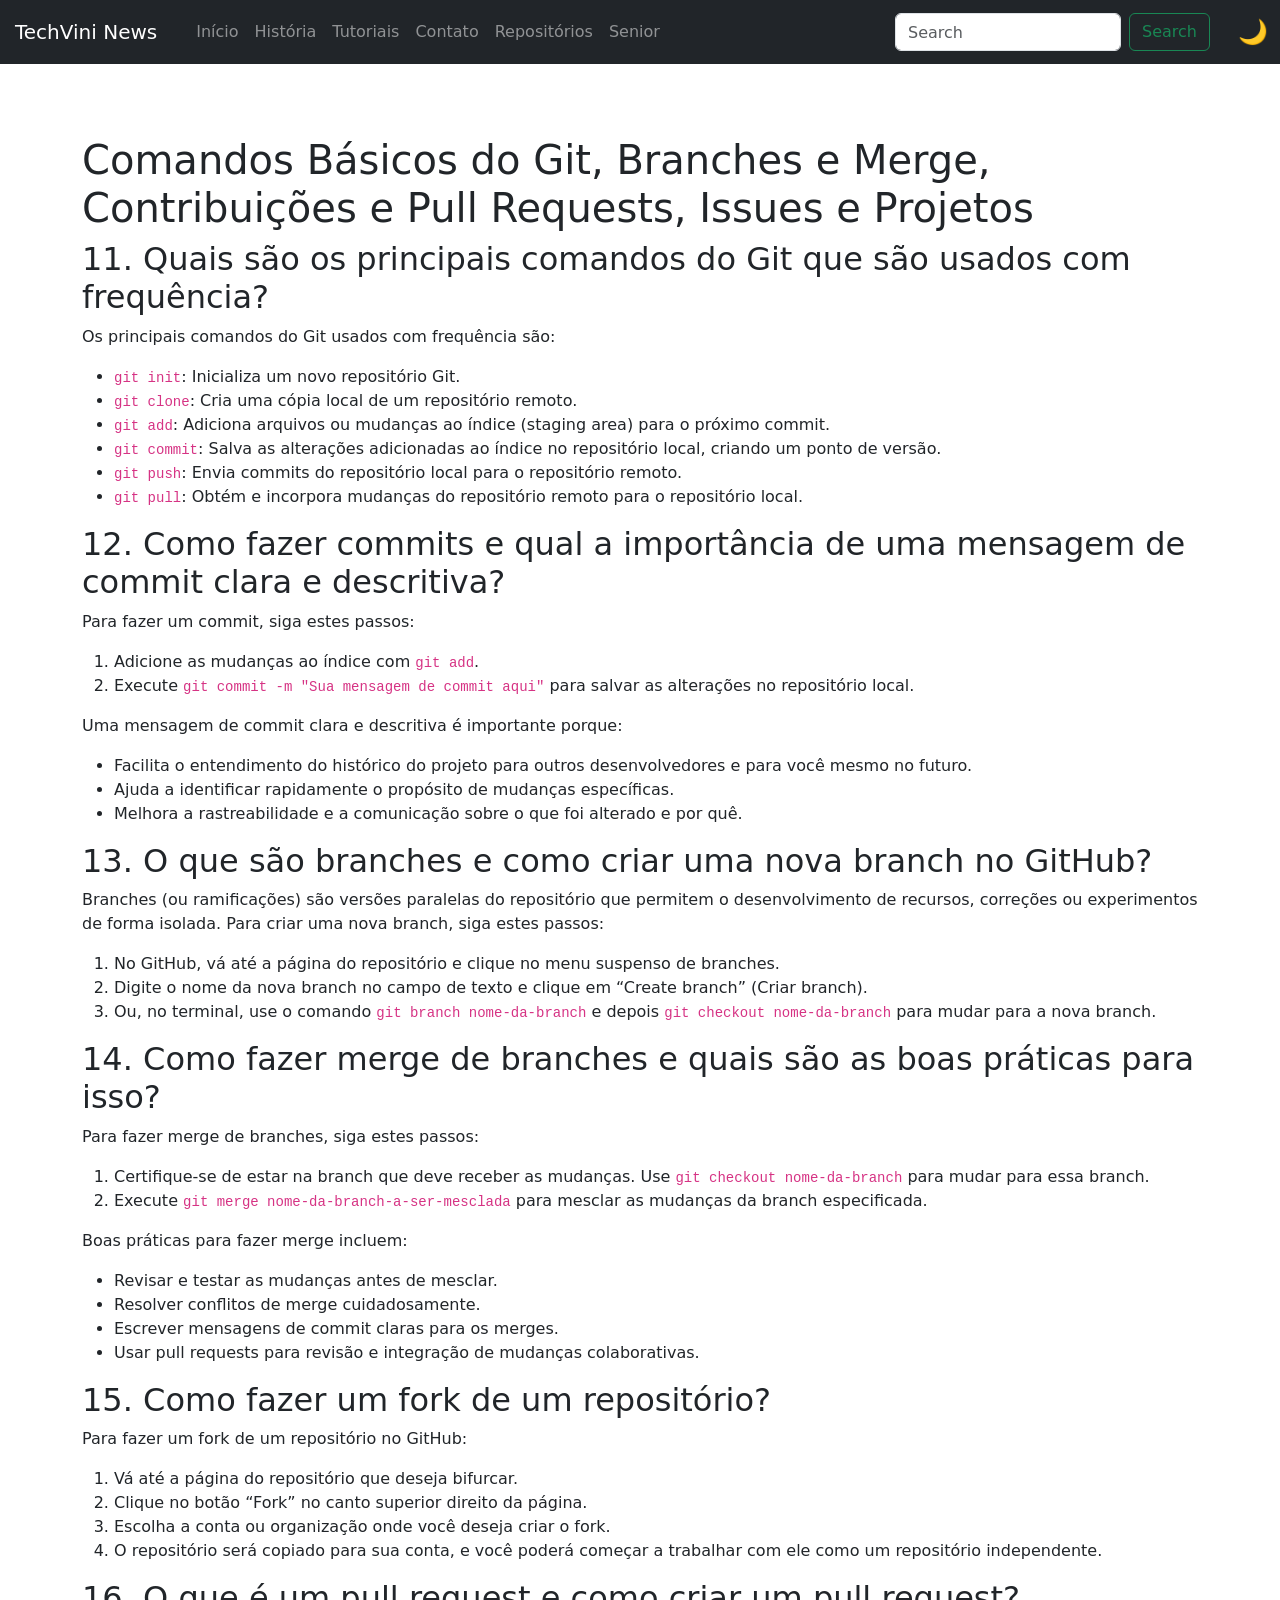
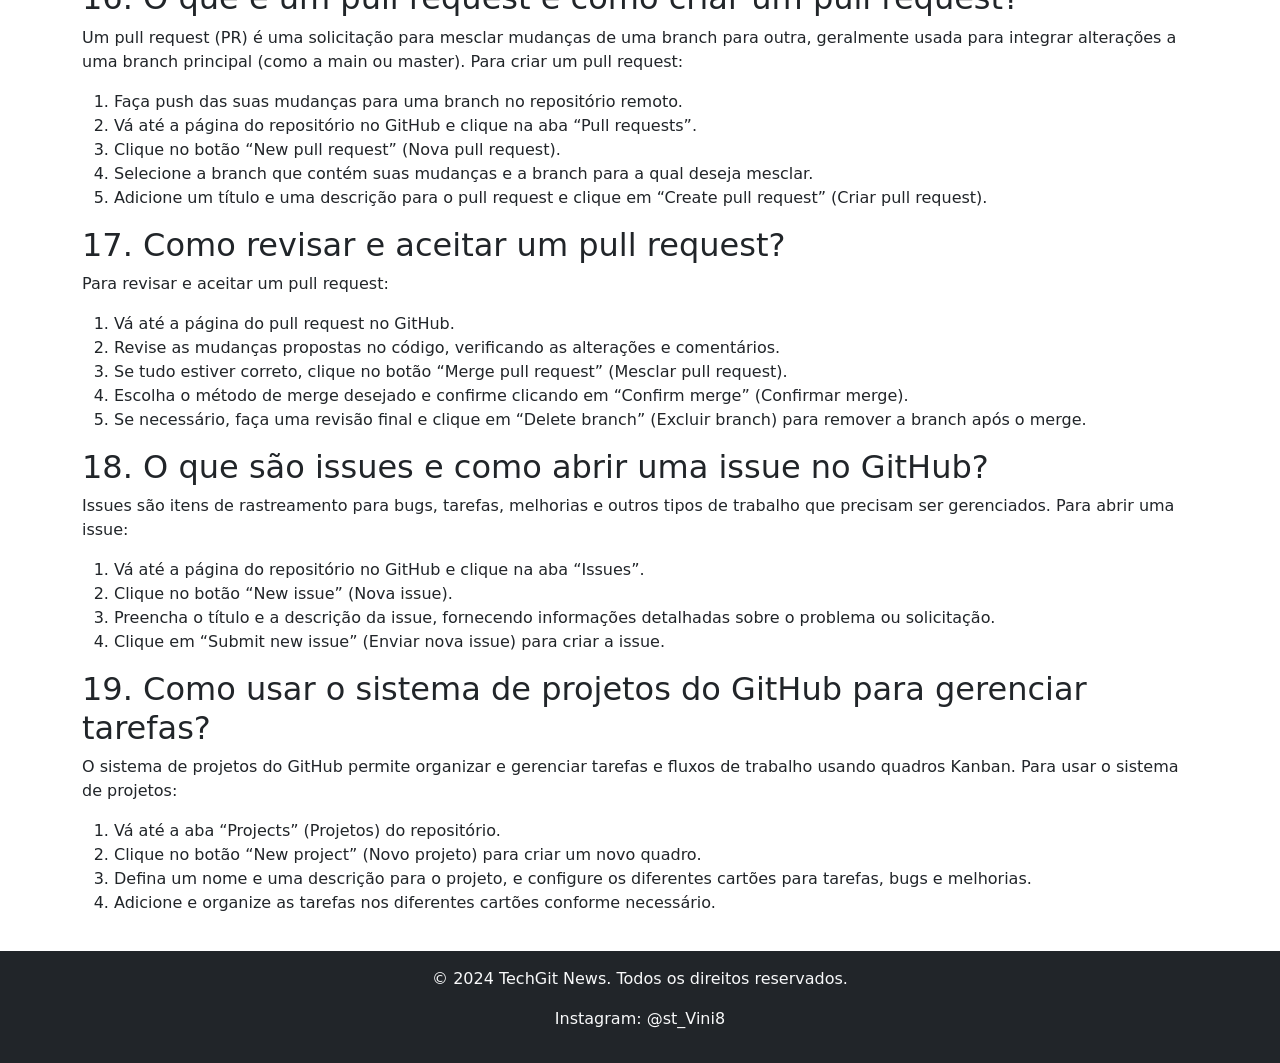
<file: index.html>
<!DOCTYPE html>
<html lang="pt-BR">

<head>
    <meta charset="UTF-8">
    <meta name="viewport" content="width=device-width, initial-scale=1.0">
    <title>TechVini News</title>
    <!-- Adicionando os arquivos CSS do Bootstrap -->
    <link rel="stylesheet" href="https://stackpath.bootstrapcdn.com/bootstrap/4.5.2/css/bootstrap.min.css">
    <link rel="stylesheet" href="styles2.css">
    <!-- Incluindo o Bootstrap 5 para o exemplo da navbar offcanvas -->
    <link href="https://cdn.jsdelivr.net/npm/bootstrap@5.3.3/dist/css/bootstrap.min.css" rel="stylesheet" integrity="sha384-QWTKZyjpPEjISv5WaRU9OFeRpok6YctnYmDr5pNlyT2bRjXh0JMhjY6hW+ALEwIH" crossorigin="anonymous">
</head>

<body>
    <!-- Navegação principal -->
    <nav class="navbar navbar-expand-lg navbar-dark bg-dark">
        <a class="navbar-brand" href="#">TechVini News</a>
        <button class="navbar-toggler" type="button" data-toggle="collapse" data-target="#navbarNav" aria-controls="navbarNav" aria-expanded="false" aria-label="Toggle navigation">
            <span class="navbar-toggler-icon"></span>
        </button>
        <div class="collapse navbar-collapse" id="navbarNav">
            <ul class="navbar-nav">
                <li class="nav-item">
                    <a class="nav-link" href="ex.html">Início</a>
                </li>
                <li class="nav-item">
                    <a class="nav-link" href="gitbasico.html">História</a>
                </li>
                <li class="nav-item">
                    <a class="nav-link" href="gt.html">Tutoriais</a>
                </li>
                <li class="nav-item">
                    <a class="nav-link" href="CONTATO.HTML">Contato</a>
                </li>
                <li class="nav-item">
                    <a class="nav-link" href="repo.html">Repositórios</a>
                </li>
                <li class="nav-item">
                    <a class="nav-link" href="adv.html">Senior</a>
                </li>
            </ul>
            <form class="form-inline ml-auto">
                <input class="form-control mr-sm-2" type="search" placeholder="Search" aria-label="Search">
                <button class="btn btn-outline-success my-2 my-sm-0" type="submit">Search</button>
            </form>
            <button id="dark-mode-toggle" class="btn btn-outline-light ml-3" aria-label="Toggle Dark Mode">🌙</button>
        </div>
    </nav>


    <main class="container mt-5 pt-4">
        <section>
            <h1>Comandos Básicos do Git, Branches e Merge, Contribuições e Pull Requests, Issues e Projetos</h1>

            <h2>11. Quais são os principais comandos do Git que são usados com frequência?</h2>
            <p>Os principais comandos do Git usados com frequência são:</p>
            <ul>
                <li><code>git init</code>: Inicializa um novo repositório Git.</li>
                <li><code>git clone</code>: Cria uma cópia local de um repositório remoto.</li>
                <li><code>git add</code>: Adiciona arquivos ou mudanças ao índice (staging area) para o próximo commit.</li>
                <li><code>git commit</code>: Salva as alterações adicionadas ao índice no repositório local, criando um ponto de versão.</li>
                <li><code>git push</code>: Envia commits do repositório local para o repositório remoto.</li>
                <li><code>git pull</code>: Obtém e incorpora mudanças do repositório remoto para o repositório local.</li>
            </ul>

            <h2>12. Como fazer commits e qual a importância de uma mensagem de commit clara e descritiva?</h2>
            <p>Para fazer um commit, siga estes passos:</p>
            <ol>
                <li>Adicione as mudanças ao índice com <code>git add</code>.</li>
                <li>Execute <code>git commit -m "Sua mensagem de commit aqui"</code> para salvar as alterações no repositório local.</li>
            </ol>
            <p>Uma mensagem de commit clara e descritiva é importante porque:</p>
            <ul>
                <li>Facilita o entendimento do histórico do projeto para outros desenvolvedores e para você mesmo no futuro.</li>
                <li>Ajuda a identificar rapidamente o propósito de mudanças específicas.</li>
                <li>Melhora a rastreabilidade e a comunicação sobre o que foi alterado e por quê.</li>
            </ul>

            <h2>13. O que são branches e como criar uma nova branch no GitHub?</h2>
            <p>Branches (ou ramificações) são versões paralelas do repositório que permitem o desenvolvimento de recursos, correções ou experimentos de forma isolada. Para criar uma nova branch, siga estes passos:</p>
            <ol>
                <li>No GitHub, vá até a página do repositório e clique no menu suspenso de branches.</li>
                <li>Digite o nome da nova branch no campo de texto e clique em “Create branch” (Criar branch).</li>
                <li>Ou, no terminal, use o comando <code>git branch nome-da-branch</code> e depois <code>git checkout nome-da-branch</code> para mudar para a nova branch.</li>
            </ol>

            <h2>14. Como fazer merge de branches e quais são as boas práticas para isso?</h2>
            <p>Para fazer merge de branches, siga estes passos:</p>
            <ol>
                <li>Certifique-se de estar na branch que deve receber as mudanças. Use <code>git checkout nome-da-branch</code> para mudar para essa branch.</li>
                <li>Execute <code>git merge nome-da-branch-a-ser-mesclada</code> para mesclar as mudanças da branch especificada.</li>
            </ol>
            <p>Boas práticas para fazer merge incluem:</p>
            <ul>
                <li>Revisar e testar as mudanças antes de mesclar.</li>
                <li>Resolver conflitos de merge cuidadosamente.</li>
                <li>Escrever mensagens de commit claras para os merges.</li>
                <li>Usar pull requests para revisão e integração de mudanças colaborativas.</li>
            </ul>

            <h2>15. Como fazer um fork de um repositório?</h2>
            <p>Para fazer um fork de um repositório no GitHub:</p>
            <ol>
                <li>Vá até a página do repositório que deseja bifurcar.</li>
                <li>Clique no botão “Fork” no canto superior direito da página.</li>
                <li>Escolha a conta ou organização onde você deseja criar o fork.</li>
                <li>O repositório será copiado para sua conta, e você poderá começar a trabalhar com ele como um repositório independente.</li>
            </ol>

            <h2>16. O que é um pull request e como criar um pull request?</h2>
            <p>Um pull request (PR) é uma solicitação para mesclar mudanças de uma branch para outra, geralmente usada para integrar alterações a uma branch principal (como a main ou master). Para criar um pull request:</p>
            <ol>
                <li>Faça push das suas mudanças para uma branch no repositório remoto.</li>
                <li>Vá até a página do repositório no GitHub e clique na aba “Pull requests”.</li>
                <li>Clique no botão “New pull request” (Nova pull request).</li>
                <li>Selecione a branch que contém suas mudanças e a branch para a qual deseja mesclar.</li>
                <li>Adicione um título e uma descrição para o pull request e clique em “Create pull request” (Criar pull request).</li>
            </ol>

            <h2>17. Como revisar e aceitar um pull request?</h2>
            <p>Para revisar e aceitar um pull request:</p>
            <ol>
                <li>Vá até a página do pull request no GitHub.</li>
                <li>Revise as mudanças propostas no código, verificando as alterações e comentários.</li>
                <li>Se tudo estiver correto, clique no botão “Merge pull request” (Mesclar pull request).</li>
                <li>Escolha o método de merge desejado e confirme clicando em “Confirm merge” (Confirmar merge).</li>
                <li>Se necessário, faça uma revisão final e clique em “Delete branch” (Excluir branch) para remover a branch após o merge.</li>
            </ol>

            <h2>18. O que são issues e como abrir uma issue no GitHub?</h2>
            <p>Issues são itens de rastreamento para bugs, tarefas, melhorias e outros tipos de trabalho que precisam ser gerenciados. Para abrir uma issue:</p>
            <ol>
                <li>Vá até a página do repositório no GitHub e clique na aba “Issues”.</li>
                <li>Clique no botão “New issue” (Nova issue).</li>
                <li>Preencha o título e a descrição da issue, fornecendo informações detalhadas sobre o problema ou solicitação.</li>
                <li>Clique em “Submit new issue” (Enviar nova issue) para criar a issue.</li>
            </ol>

            <h2>19. Como usar o sistema de projetos do GitHub para gerenciar tarefas?</h2>
            <p>O sistema de projetos do GitHub permite organizar e gerenciar tarefas e fluxos de trabalho usando quadros Kanban. Para usar o sistema de projetos:</p>
            <ol>
                <!-- Esta seção estava fora do lugar e foi movida aqui -->
                <li>Vá até a aba “Projects” (Projetos) do repositório.</li>
                <li>Clique no botão “New project” (Novo projeto) para criar um novo quadro.</li>
                <li>Defina um nome e uma descrição para o projeto, e configure os diferentes cartões para tarefas, bugs e melhorias.</li>
                <li>Adicione e organize as tarefas nos diferentes cartões conforme necessário.</li>
            </ol>
        </section>
    </main>

    <footer class="bg-dark text-light text-center py-3">
        <p>&copy; 2024 TechGit News. Todos os direitos reservados.</p>
        <p>Instagram: @st_Vini8</p>
    </footer>
 
    <script src="https://code.jquery.com/jquery-3.5.1.slim.min.js"></script>
    <script src="https://cdn.jsdelivr.net/npm/@popperjs/core@2.11.8/dist/umd/popper.min.js"></script>
    <script src="https://stackpath.bootstrapcdn.com/bootstrap/4.5.2/js/bootstrap.min.js"></script>
    <script src="script.js"></script>
</body>

</html>
</file>
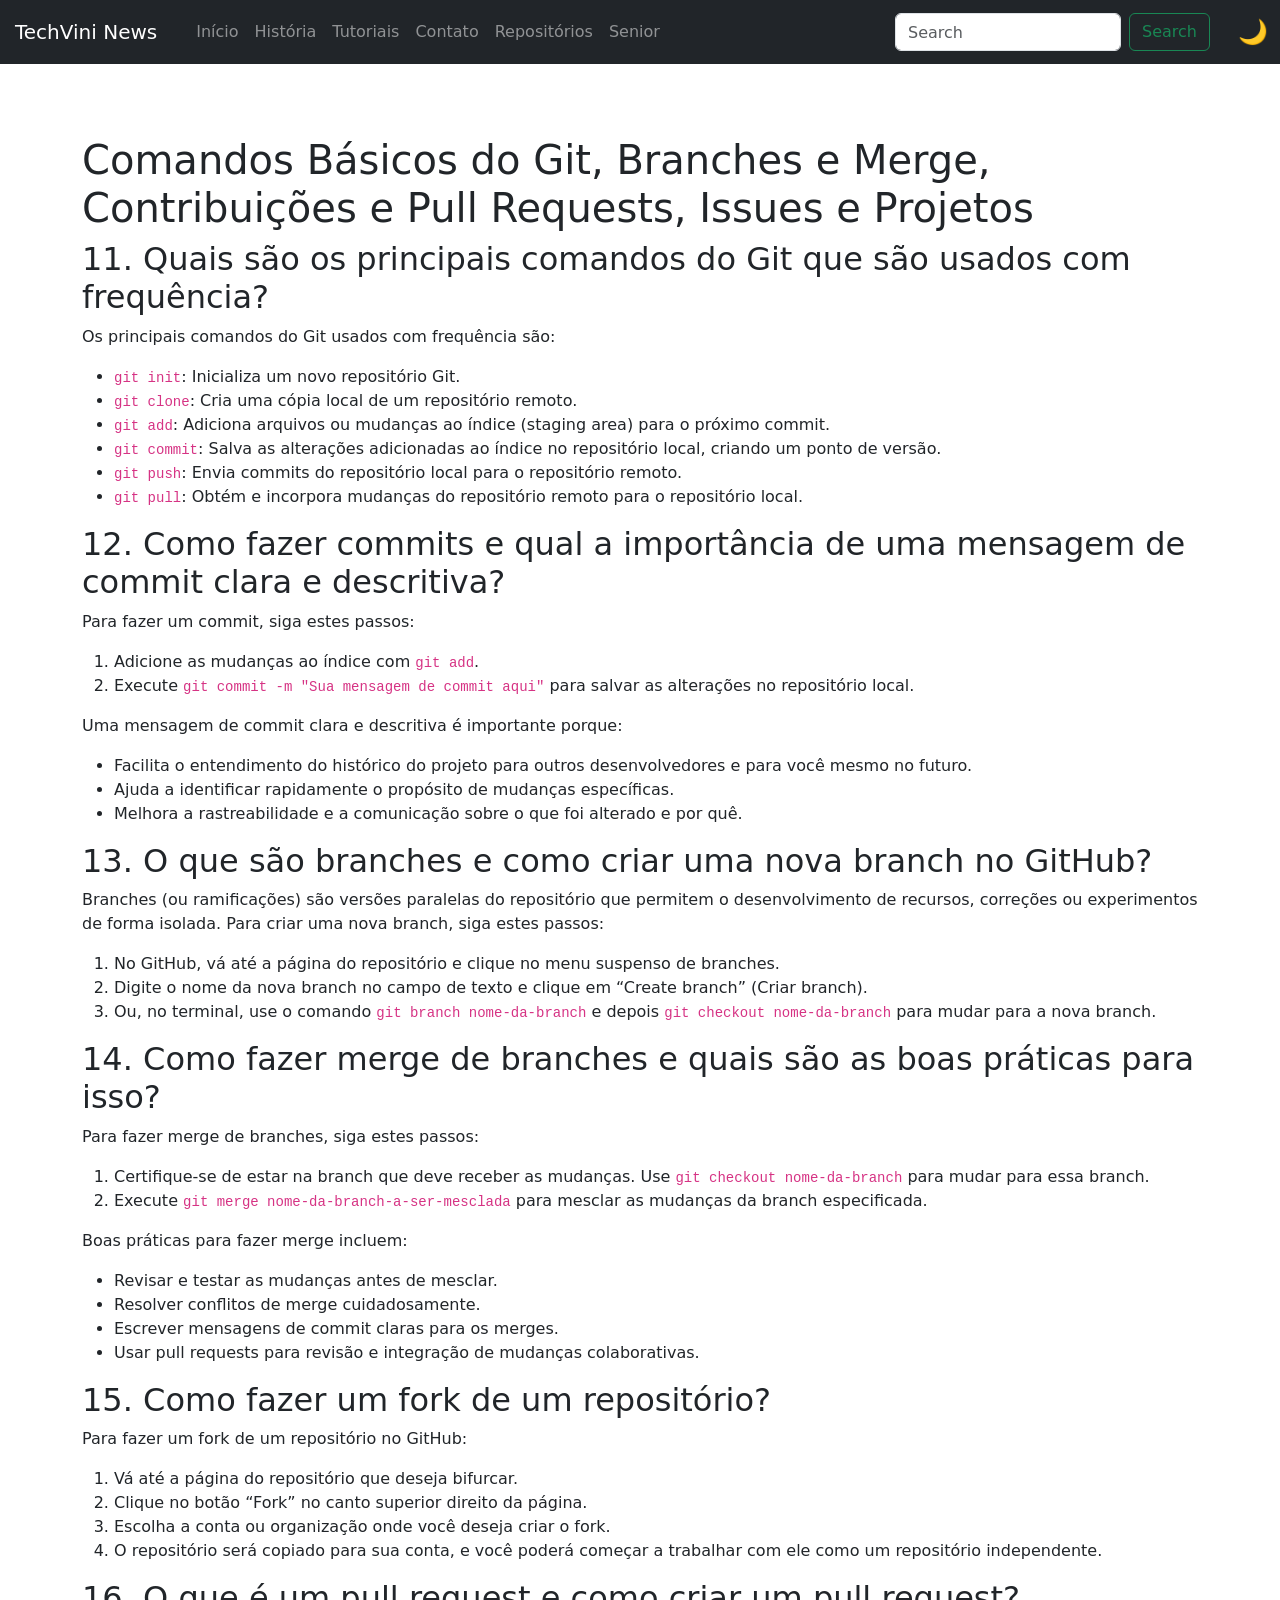
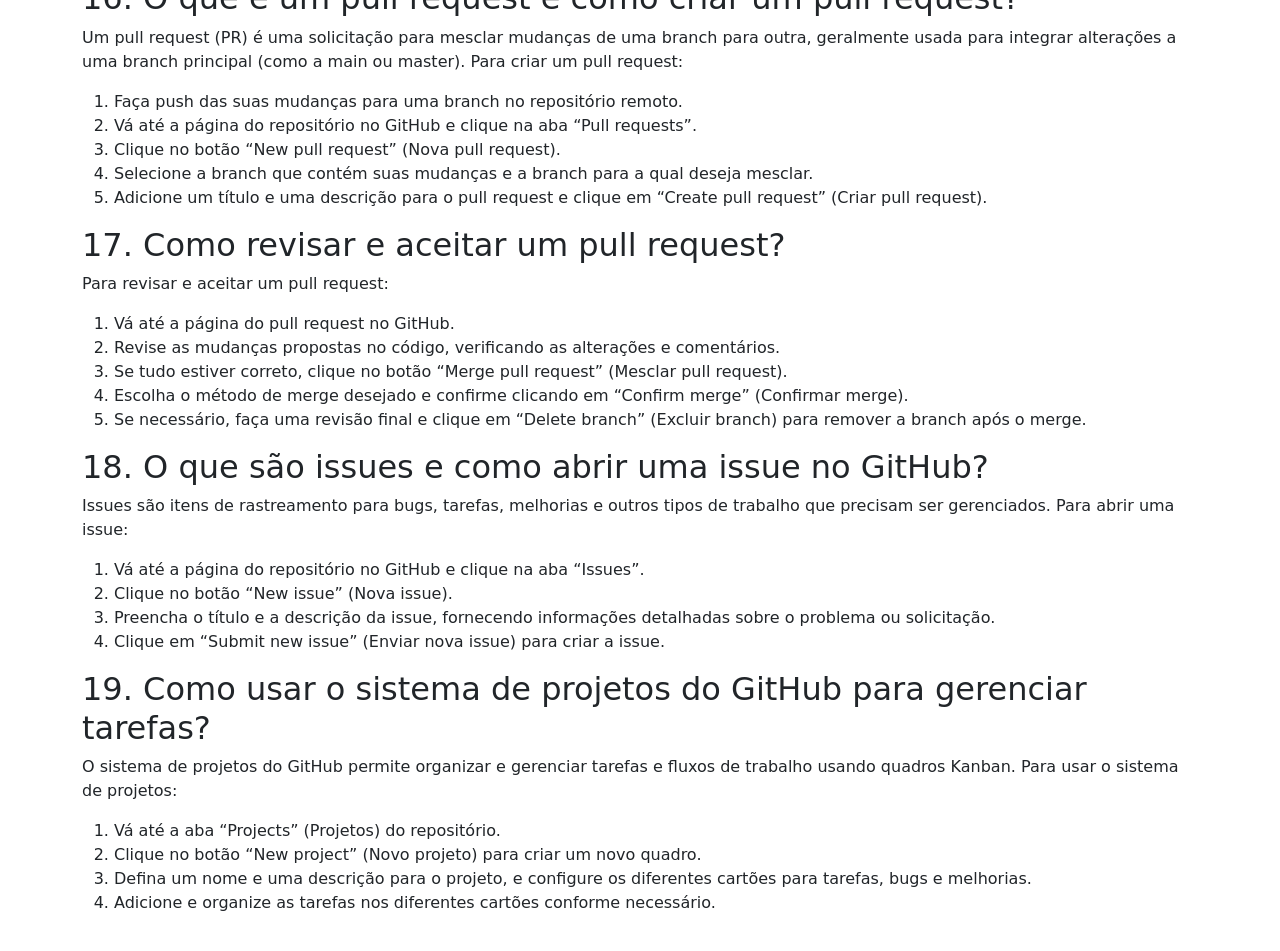
<file: adv.html>
<!DOCTYPE html>
<html lang="pt-BR">

<head>
    <meta charset="UTF-8">
    <meta name="viewport" content="width=device-width, initial-scale=1.0">
    <title>TechVini News</title>
    <!-- Adicionando os arquivos CSS do Bootstrap -->
    <link rel="stylesheet" href="https://stackpath.bootstrapcdn.com/bootstrap/4.5.2/css/bootstrap.min.css">
    <link rel="stylesheet" href="styles2.css">
    <!-- Incluindo o Bootstrap 5 para o exemplo da navbar offcanvas -->
    <link href="https://cdn.jsdelivr.net/npm/bootstrap@5.3.3/dist/css/bootstrap.min.css" rel="stylesheet" integrity="sha384-QWTKZyjpPEjISv5WaRU9OFeRpok6YctnYmDr5pNlyT2bRjXh0JMhjY6hW+ALEwIH" crossorigin="anonymous">
</head>

<body>
    <!-- Navegação principal -->
    <nav class="navbar navbar-expand-lg navbar-dark bg-dark">
        <a class="navbar-brand" href="#">TechVini News</a>
        <button class="navbar-toggler" type="button" data-toggle="collapse" data-target="#navbarNav" aria-controls="navbarNav" aria-expanded="false" aria-label="Toggle navigation">
            <span class="navbar-toggler-icon"></span>
        </button>
        <div class="collapse navbar-collapse" id="navbarNav">
            <ul class="navbar-nav">
                <li class="nav-item">
                    <a class="nav-link" href="ex.html">Início</a>
                </li>
                <li class="nav-item">
                    <a class="nav-link" href="gitbasico.html">História</a>
                </li>
                <li class="nav-item">
                    <a class="nav-link" href="gt.html">Tutoriais</a>
                </li>
                <li class="nav-item">
                    <a class="nav-link" href="CONTATO.HTML">Contato</a>
                </li>
                <li class="nav-item">
                    <a class="nav-link" href="repo.html">Repositórios</a>
                </li>
                <li class="nav-item">
                    <a class="nav-link" href="adv.html">Senior</a>
                </li>
            </ul>
            <form class="form-inline ml-auto">
                <input class="form-control mr-sm-2" type="search" placeholder="Search" aria-label="Search">
                <button class="btn btn-outline-success my-2 my-sm-0" type="submit">Search</button>
            </form>
            <button id="dark-mode-toggle" class="btn btn-outline-light ml-3" aria-label="Toggle Dark Mode">🌙</button>
        </div>
    </nav>

    <!-- Imagem de destaque -->
  

    <!-- Conteúdo principal -->
    <main class="container mt-5 pt-4">
        <section>
            <h1>Comandos Básicos do Git, Branches e Merge, Contribuições e Pull Requests, Issues e Projetos</h1>

            <h2>11. Quais são os principais comandos do Git que são usados com frequência?</h2>
            <p>Os principais comandos do Git usados com frequência são:</p>
            <ul>
                <li><code>git init</code>: Inicializa um novo repositório Git.</li>
                <li><code>git clone</code>: Cria uma cópia local de um repositório remoto.</li>
                <li><code>git add</code>: Adiciona arquivos ou mudanças ao índice (staging area) para o próximo commit.</li>
                <li><code>git commit</code>: Salva as alterações adicionadas ao índice no repositório local, criando um ponto de versão.</li>
                <li><code>git push</code>: Envia commits do repositório local para o repositório remoto.</li>
                <li><code>git pull</code>: Obtém e incorpora mudanças do repositório remoto para o repositório local.</li>
            </ul>

            <h2>12. Como fazer commits e qual a importância de uma mensagem de commit clara e descritiva?</h2>
            <p>Para fazer um commit, siga estes passos:</p>
            <ol>
                <li>Adicione as mudanças ao índice com <code>git add</code>.</li>
                <li>Execute <code>git commit -m "Sua mensagem de commit aqui"</code> para salvar as alterações no repositório local.</li>
            </ol>
            <p>Uma mensagem de commit clara e descritiva é importante porque:</p>
            <ul>
                <li>Facilita o entendimento do histórico do projeto para outros desenvolvedores e para você mesmo no futuro.</li>
                <li>Ajuda a identificar rapidamente o propósito de mudanças específicas.</li>
                <li>Melhora a rastreabilidade e a comunicação sobre o que foi alterado e por quê.</li>
            </ul>

            <h2>13. O que são branches e como criar uma nova branch no GitHub?</h2>
            <p>Branches (ou ramificações) são versões paralelas do repositório que permitem o desenvolvimento de recursos, correções ou experimentos de forma isolada. Para criar uma nova branch, siga estes passos:</p>
            <ol>
                <li>No GitHub, vá até a página do repositório e clique no menu suspenso de branches.</li>
                <li>Digite o nome da nova branch no campo de texto e clique em “Create branch” (Criar branch).</li>
                <li>Ou, no terminal, use o comando <code>git branch nome-da-branch</code> e depois <code>git checkout nome-da-branch</code> para mudar para a nova branch.</li>
            </ol>

            <h2>14. Como fazer merge de branches e quais são as boas práticas para isso?</h2>
            <p>Para fazer merge de branches, siga estes passos:</p>
            <ol>
                <li>Certifique-se de estar na branch que deve receber as mudanças. Use <code>git checkout nome-da-branch</code> para mudar para essa branch.</li>
                <li>Execute <code>git merge nome-da-branch-a-ser-mesclada</code> para mesclar as mudanças da branch especificada.</li>
            </ol>
            <p>Boas práticas para fazer merge incluem:</p>
            <ul>
                <li>Revisar e testar as mudanças antes de mesclar.</li>
                <li>Resolver conflitos de merge cuidadosamente.</li>
                <li>Escrever mensagens de commit claras para os merges.</li>
                <li>Usar pull requests para revisão e integração de mudanças colaborativas.</li>
            </ul>

            <h2>15. Como fazer um fork de um repositório?</h2>
            <p>Para fazer um fork de um repositório no GitHub:</p>
            <ol>
                <li>Vá até a página do repositório que deseja bifurcar.</li>
                <li>Clique no botão “Fork” no canto superior direito da página.</li>
                <li>Escolha a conta ou organização onde você deseja criar o fork.</li>
                <li>O repositório será copiado para sua conta, e você poderá começar a trabalhar com ele como um repositório independente.</li>
            </ol>

            <h2>16. O que é um pull request e como criar um pull request?</h2>
            <p>Um pull request (PR) é uma solicitação para mesclar mudanças de uma branch para outra, geralmente usada para integrar alterações a uma branch principal (como a main ou master). Para criar um pull request:</p>
            <ol>
                <li>Faça push das suas mudanças para uma branch no repositório remoto.</li>
                <li>Vá até a página do repositório no GitHub e clique na aba “Pull requests”.</li>
                <li>Clique no botão “New pull request” (Nova pull request).</li>
                <li>Selecione a branch que contém suas mudanças e a branch para a qual deseja mesclar.</li>
                <li>Adicione um título e uma descrição para o pull request e clique em “Create pull request” (Criar pull request).</li>
            </ol>

            <h2>17. Como revisar e aceitar um pull request?</h2>
            <p>Para revisar e aceitar um pull request:</p>
            <ol>
                <li>Vá até a página do pull request no GitHub.</li>
                <li>Revise as mudanças propostas no código, verificando as alterações e comentários.</li>
                <li>Se tudo estiver correto, clique no botão “Merge pull request” (Mesclar pull request).</li>
                <li>Escolha o método de merge desejado e confirme clicando em “Confirm merge” (Confirmar merge).</li>
                <li>Se necessário, faça uma revisão final e clique em “Delete branch” (Excluir branch) para remover a branch após o merge.</li>
            </ol>

            <h2>18. O que são issues e como abrir uma issue no GitHub?</h2>
            <p>Issues são itens de rastreamento para bugs, tarefas, melhorias e outros tipos de trabalho que precisam ser gerenciados. Para abrir uma issue:</p>
            <ol>
                <li>Vá até a página do repositório no GitHub e clique na aba “Issues”.</li>
                <li>Clique no botão “New issue” (Nova issue).</li>
                <li>Preencha o título e a descrição da issue, fornecendo informações detalhadas sobre o problema ou solicitação.</li>
                <li>Clique em “Submit new issue” (Enviar nova issue) para criar a issue.</li>
            </ol>

            <h2>19. Como usar o sistema de projetos do GitHub para gerenciar tarefas?</h2>
            <p>O sistema de projetos do GitHub permite organizar e gerenciar tarefas e fluxos de trabalho usando quadros Kanban. Para usar o sistema de projetos:</p>
            <ol>
                <!-- Esta seção estava fora do lugar e foi movida aqui -->
                <li>Vá até a aba “Projects” (Projetos) do repositório.</li>
                <li>Clique no botão “New project” (Novo projeto) para criar um novo quadro.</li>
                <li>Defina um nome e uma descrição para o projeto, e configure os diferentes cartões para tarefas, bugs e melhorias.</li>
                <li>Adicione e organize as tarefas nos diferentes cartões conforme necessário.</li>
            </ol>
        </section>
    </main>

    <!-- Adicionando os arquivos JavaScript do Bootstrap e jQuery -->
    <script src="https://code.jquery.com/jquery-3.5.1.slim.min.js"></script>
    <script src="https://cdn.jsdelivr.net/npm/@popperjs/core@2.11.8/dist/umd/popper.min.js"></script>
    <script src="https://stackpath.bootstrapcdn.com/bootstrap/4.5.2/js/bootstrap.min.js"></script>
    <script src="script.js"></script>
</body>

</html>
</file>
<file: styles2.css>
/* Importando fontes e ajustes gerais */
@import url('https://fonts.googleapis.com/css2?family=Bodoni+Moda+SC:ital,opsz,wght@0,6..96,400..900;1,6..96,400..900&family=Oswald:wght@200..700&display=swap');

body {
    font-family: Arial, sans-serif;
    margin: 0;
    padding: 0;
    line-height: 1.6;
    color: #333;
    transition: background-color 0.3s, color 0.3s;
}

body.dark-mode {
    background-color: #3b3b3b;
    color: #e0e0e0;
}

header {
    z-index: 1000;
    transition: background-color 0.3s;
}

header.dark-mode {
    background-color: #292929;
    color: #e0e0e0;
}

header .logo {
    font-size: 24px;
    font-weight: bold;
    font-family: 'Bodoni Moda SC';
    color: #ffffff;
}

#menu-toggle, #dark-mode-toggle {
    background: none;
    border: none;
    font-size: 24px;
    cursor: pointer;
    margin-left: 10px;
}

#dark-mode-toggle {
    margin-left: 15px;
}

nav {
    background-color: #343a40; /* Cor de fundo padrão do Bootstrap para navbars */
}

nav .nav-link {
    color: #ffffff;
    padding: 10px 15px;
}

nav .nav-link:hover {
    background-color: #495057;
}

.hero-image {
    margin-top: 70px;
    width: 100%;
    overflow: hidden;
}

.hero-image img {
    width: 100%;
    height: auto;
}

main {
    padding: 20px;
    max-width: 800px;
    margin: 0 auto;
}

h1, h2 {
    color: #1a1a1a;
}

h2 {
    color: #e0e0e0;
}

footer {
    background-color: #1a1a1a;
    color: #fff;
    text-align: center;
    padding: 10px 0;
    width: 100%;
}

body.dark-mode footer {
    background-color: #4e4e4e;
}

/* Responsividade */
@media (max-width: 768px) {
    header {
        padding: 10px;
    }

    nav {
        display: none;
    }

    #menu-toggle {
        display: block;
    }

    .navbar-collapse {
        background-color: #343a40;
    }

    .navbar-nav .nav-item {
        width: 100%;
    }

    .navbar-nav .nav-link {
        color: #ffffff;
    }

    .navbar-nav .nav-link:hover {
        background-color: #495057;
    }
}
@import url('https://fonts.googleapis.com/css2?family=Bodoni+Moda+SC:ital,opsz,wght@0,6..96,400..900;1,6..96,400..900&family=Oswald:wght@200..700&display=swap');

body {
    font-family: Arial, sans-serif;
    margin: 0;
    padding: 0;
    line-height: 1.6;
    color: #333;
    transition: background-color 0.3s, color 0.3s; 
}

body.dark-mode {
    background-color: #3b3b3b;
    color: #e0e0e0;
}

header {
    color: #ffffff;
    display: flex;
    justify-content: space-between;
    align-items: center;
    padding: 10px 20px;
    margin-top: -70px;
    position: fixed;
    width: 98%;
    height: 50px;
    z-index: 1000;
    box-shadow: 0 2px 5px rgba(0, 0, 0, 0.2);
    transition: background-color 0.3s; }

header.dark-mode {
    background-color: #292929;
    color: #e0e0e0;
}
h2.dark-mode{color: red;}
.logo {
    font-size: 24px;
    font-weight: bold;
    font-family: 'Bodoni Moda SC';
    color: #1b1b1b;
}

#menu-toggle {
    background: none;
    border: none;
    color: #000000;
    font-size: 24px;
    cursor: pointer;
    display: none; }

#dark-mode-toggle {
    background: none;
    border: none;
    font-size: 24px;
    cursor: pointer;
    margin-left: 10px;
}

nav {
    display: flex;
}

nav ul {
    list-style: none;
    display: flex;
    margin: 0;
    padding: 0;
}

nav ul li {
    position: relative;
}

nav a {
    color: #353535bb;
    text-decoration: none;
    padding: 10px 15px;
    display: block;
}

nav a:hover {
    background-color: #d6d6d6;
}

.hero-image {
    margin-top: 70px;
    width: 100%;
    overflow: hidden;
}

.hero-image img {
    width: 100%;
    height: auto;
    cursor: pointer;
}
video {
    width: 100%;
    height: auto;
    display: block;
  }

main {
    padding: 20px;
    max-width: 800px;
    margin: 0 auto;
}

h1, h2 {
    color: #1a1a1a;
}

footer {
    background-color: #1a1a1a;
    color: #fff;
    text-align: center;
    padding: 10px 0;
    bottom: 0;
    width: 100%;
}

body.dark-mode footer {
    background-color: #4e4e4e;
}

.submenu {
    display: none;
    position: absolute;
    top: 100%;
    left: 0;
    background-color: #ffffff;
    box-shadow: 0 2px 5px rgba(209, 47, 47, 0.2);
    list-style: none;
    padding: 0;
    margin: 0;
}

.submenu li {
    width: 150px;
}

nav ul li:hover .submenu {
    display: block;
}


@media (max-width: 768px) {
    nav {
        display: none; 
        flex-direction: column;
        width: 100%;
    }

    #menu-toggle {
        margin-left: auto;
        display: block; 
        
    }

    nav.active {
        margin-top: 260px;
        background-color: #ada6a6;
        display: flex; 
    }

    nav ul {
        flex-direction: column;
    }

    nav ul li {
        width: 100%;
    }

    nav ul li:hover .submenu {
        display: none; 
    }
}
</file>
